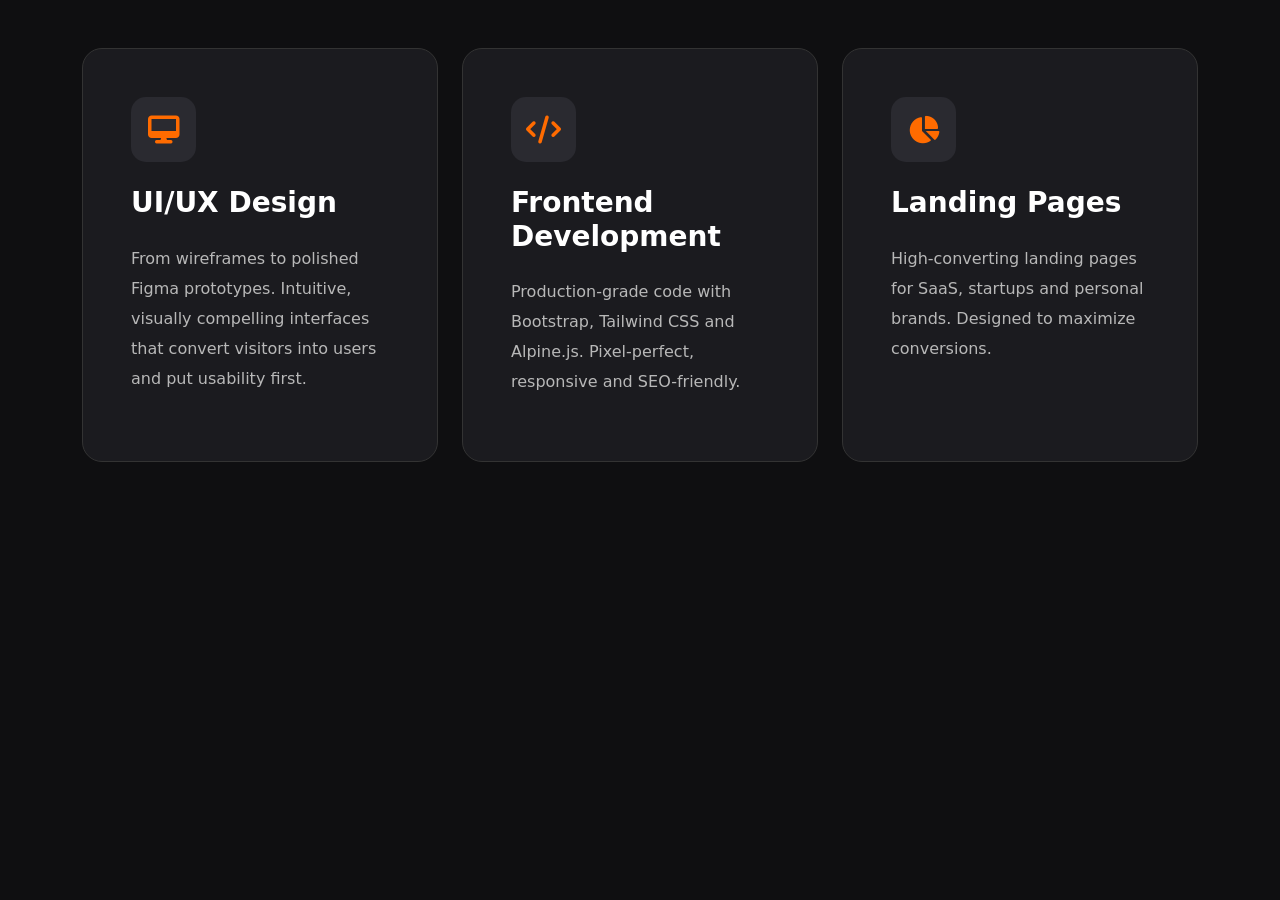
<file: Bootstrap/index.html>
<!doctype html>
<html lang="en">
  <head>
    <meta charset="UTF-8" />
    <meta name="viewport" content="width=device-width, initial-scale=1.0" />

    <title>Services Section</title>

    <link
      href="https://cdn.jsdelivr.net/npm/bootstrap@5.3.3/dist/css/bootstrap.min.css"
      rel="stylesheet"
    />

    <link
      rel="stylesheet"
      href="https://cdnjs.cloudflare.com/ajax/libs/font-awesome/6.5.2/css/all.min.css"
    />

    <style>
      body {
        background: #0f0f11;
      }

      .service-card {
        background: #1b1b1f;
        border: 1px solid #333;
        border-radius: 20px;
        transition: 0.3s;
      }

      .service-card:hover {
        transform: translateY(-8px);
        border-color: #ff6b00;
      }

      .icon-box {
        width: 65px;
        height: 65px;
        background: #2a2a30;
        border-radius: 15px;

        display: flex;
        justify-content: center;
        align-items: center;

        color: #ff6b00;
        font-size: 28px;
      }

      .service-card p {
        color: #b8b8b8;
        line-height: 30px;
      }
    </style>
  </head>

  <body>
    <section class="py-5">
      <div class="container">
        <div class="row g-4">

          <div class="col-md-6 col-lg-4">
            <div class="card service-card h-100">
              <div class="card-body p-5">
                <div class="icon-box mb-4">
                  <i class="fas fa-desktop"></i>
                </div>

                <h3 class="text-white fw-bold mb-4">UI/UX Design</h3>

                <p>
                  From wireframes to polished Figma prototypes. Intuitive,
                  visually compelling interfaces that convert visitors into
                  users and put usability first.
                </p>
              </div>
            </div>
          </div>

          <div class="col-md-6 col-lg-4">
            <div class="card service-card h-100">
              <div class="card-body p-5">
                <div class="icon-box mb-4">
                  <i class="fas fa-code"></i>
                </div>

                <h3 class="text-white fw-bold mb-4">Frontend Development</h3>

                <p>
                  Production-grade code with Bootstrap, Tailwind CSS and
                  Alpine.js. Pixel-perfect, responsive and SEO-friendly.
                </p>
              </div>
            </div>
          </div>

          <div class="col-md-6 col-lg-4">
            <div class="card service-card h-100">
              <div class="card-body p-5">
                <div class="icon-box mb-4">
                  <i class="fas fa-chart-pie"></i>
                </div>

                <h3 class="text-white fw-bold mb-4">Landing Pages</h3>

                <p>
                  High-converting landing pages for SaaS, startups and personal
                  brands. Designed to maximize conversions.
                </p>
              </div>
            </div>
          </div>
        </div>
      </div>
    </section>
  </body>
</html>
</file>
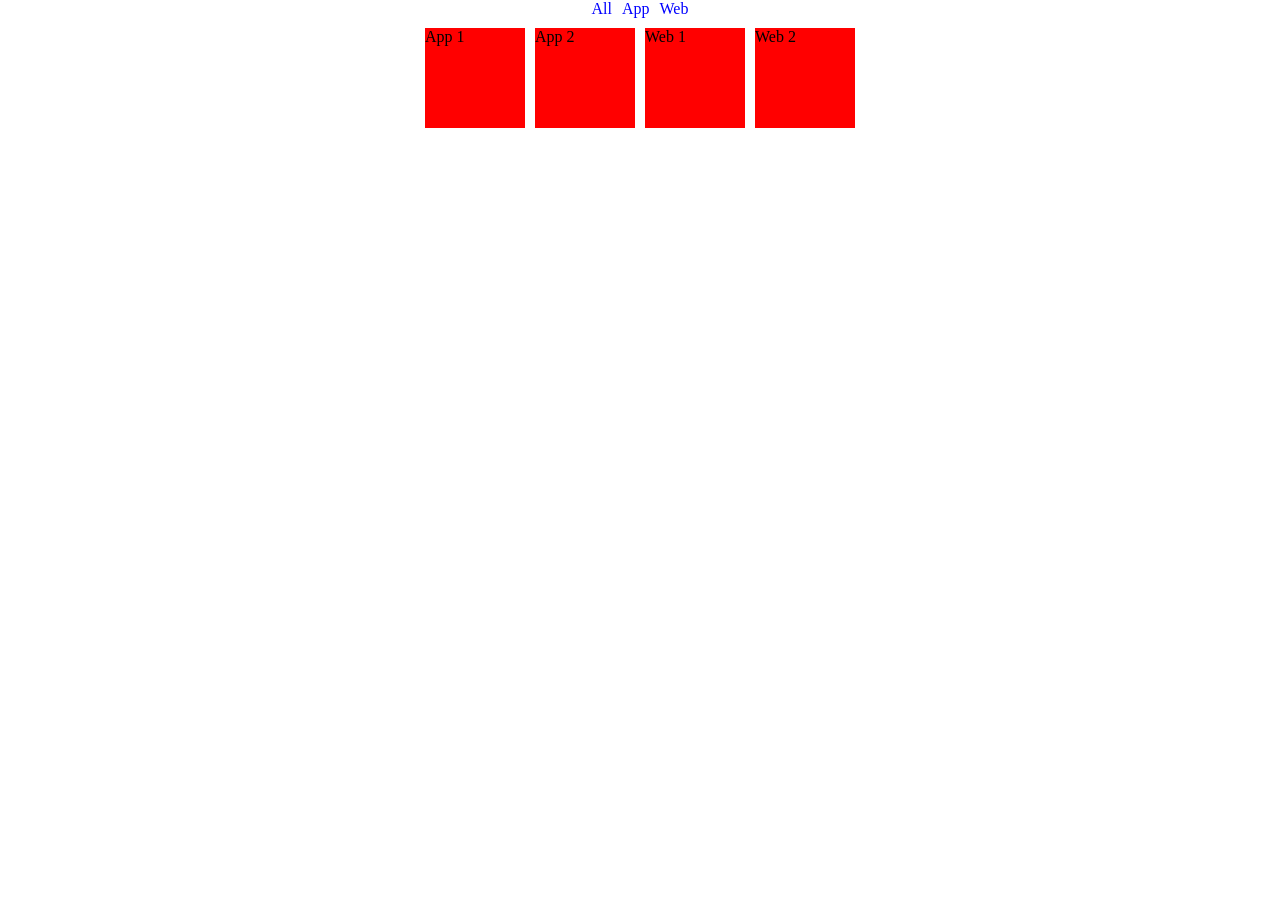
<file: nav/index.html>
<!DOCTYPE html>
<html lang="en">
<head>
    <meta charset="UTF-8">
    <meta name="viewport" content="width=device-width, initial-scale=1.0">
    <title>Document</title>
    <style>
        *{
            padding: 0;
            margin: 0;
        }
        .box{
            width: 100px;
            height: 100px;
            background-color: red;
        }
        .boxes{
            display: flex;
            gap: 10px;
            justify-content: center;
        }
        ul li{
            list-style: none;
            color:blue;
        }
        ul{
            display: flex;
            gap: 10px;
            justify-content: center;
        }
        section{
            display: flex;
            flex-direction: column;
            gap: 10px;
            justify-content: center;
            width: 100%;
        }
    </style>
</head>
<body>
    <section>
        <div class="nav">
            <ul>
                <li data-filter="all">All</li>
                <li data-filter="app">App</li>
                <li data-filter="web">Web</li>
            </ul>
        </div>
        <div class="boxes">
            <div class="box" data-category="app">App 1</div>
            <div class="box" data-category="app">App 2</div>
            <div class="box" data-category="web">Web 1</div>
            <div class="box" data-category="web">Web 2</div>
        </div>
    </section>
    
    
    <script>
    	const navs = document.querySelectorAll(".nav ul li");
        const boxes = document.querySelectorAll(".box");
        
        navs.forEach((nav)=>{
        	nav.addEventListener("click", ()=>{
            	const navData = nav.getAttribute("data-filter");
                
                navs.forEach((item)=>{
                	item.style.color = "blue";
                })
                
                nav.style.color="red";
                
                boxes.forEach((box)=>{
                	const boxData = box.getAttribute("data-category");
                    
                    if(navData == "all" || navData == boxData){
                    	box.style.display = "flex";
                    }
                    else{
                    	box.style.display = "none";
                    }
                })
                
            })
        })
        
        
    </script>
</body>
</html>
</file>
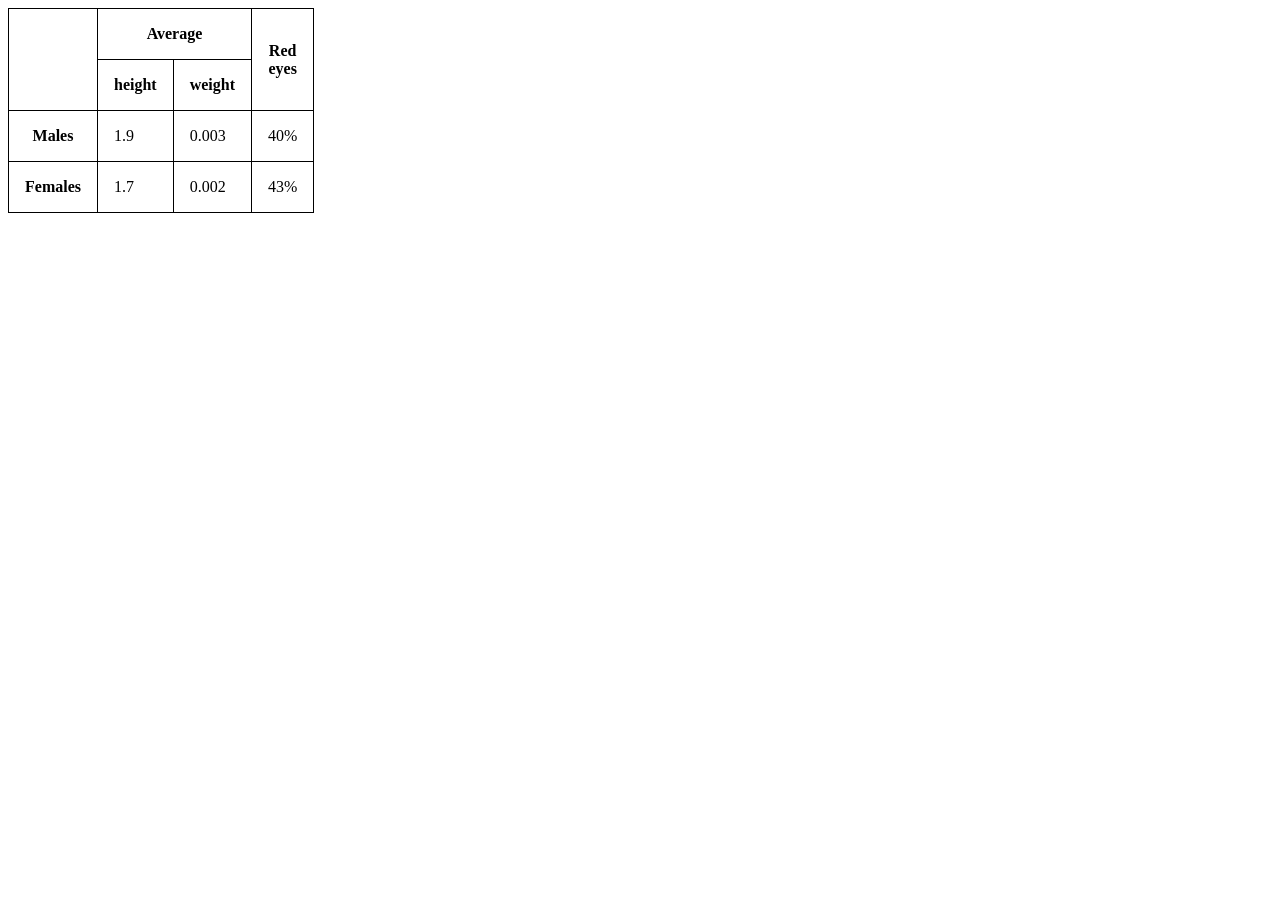
<file: table/index.html>
<!DOCTYPE html>
<html lang="en">
<head>
    <meta charset="UTF-8">
    <meta name="viewport" content="width=device-width, initial-scale=1.0">
    <title>Document</title>
    <style>
        tr, th, td{
            border: 1px solid black;
            padding: 1rem;
        }
        table{
            border-collapse: collapse;
        }
    </style>
</head>
<body>
    <table>
        <tr>
            <th rowspan="2"></th>
            <th colspan="2">Average</th>
            <th rowspan="2">Red <br/> eyes</th>
        </tr>
        <tr>
            <th>height</th>
            <th>weight</th>
        </tr>
        <tr>
            <th>Males</th>
            <td>1.9</td>
            <td>0.003</td>
            <td>40%</td>
        </tr>
        <tr>
            <th>Females</th>
            <td>1.7</td>
            <td>0.002</td>
            <td>43%</td>
        </tr>
    </table>
</body>
</html>
</file>
